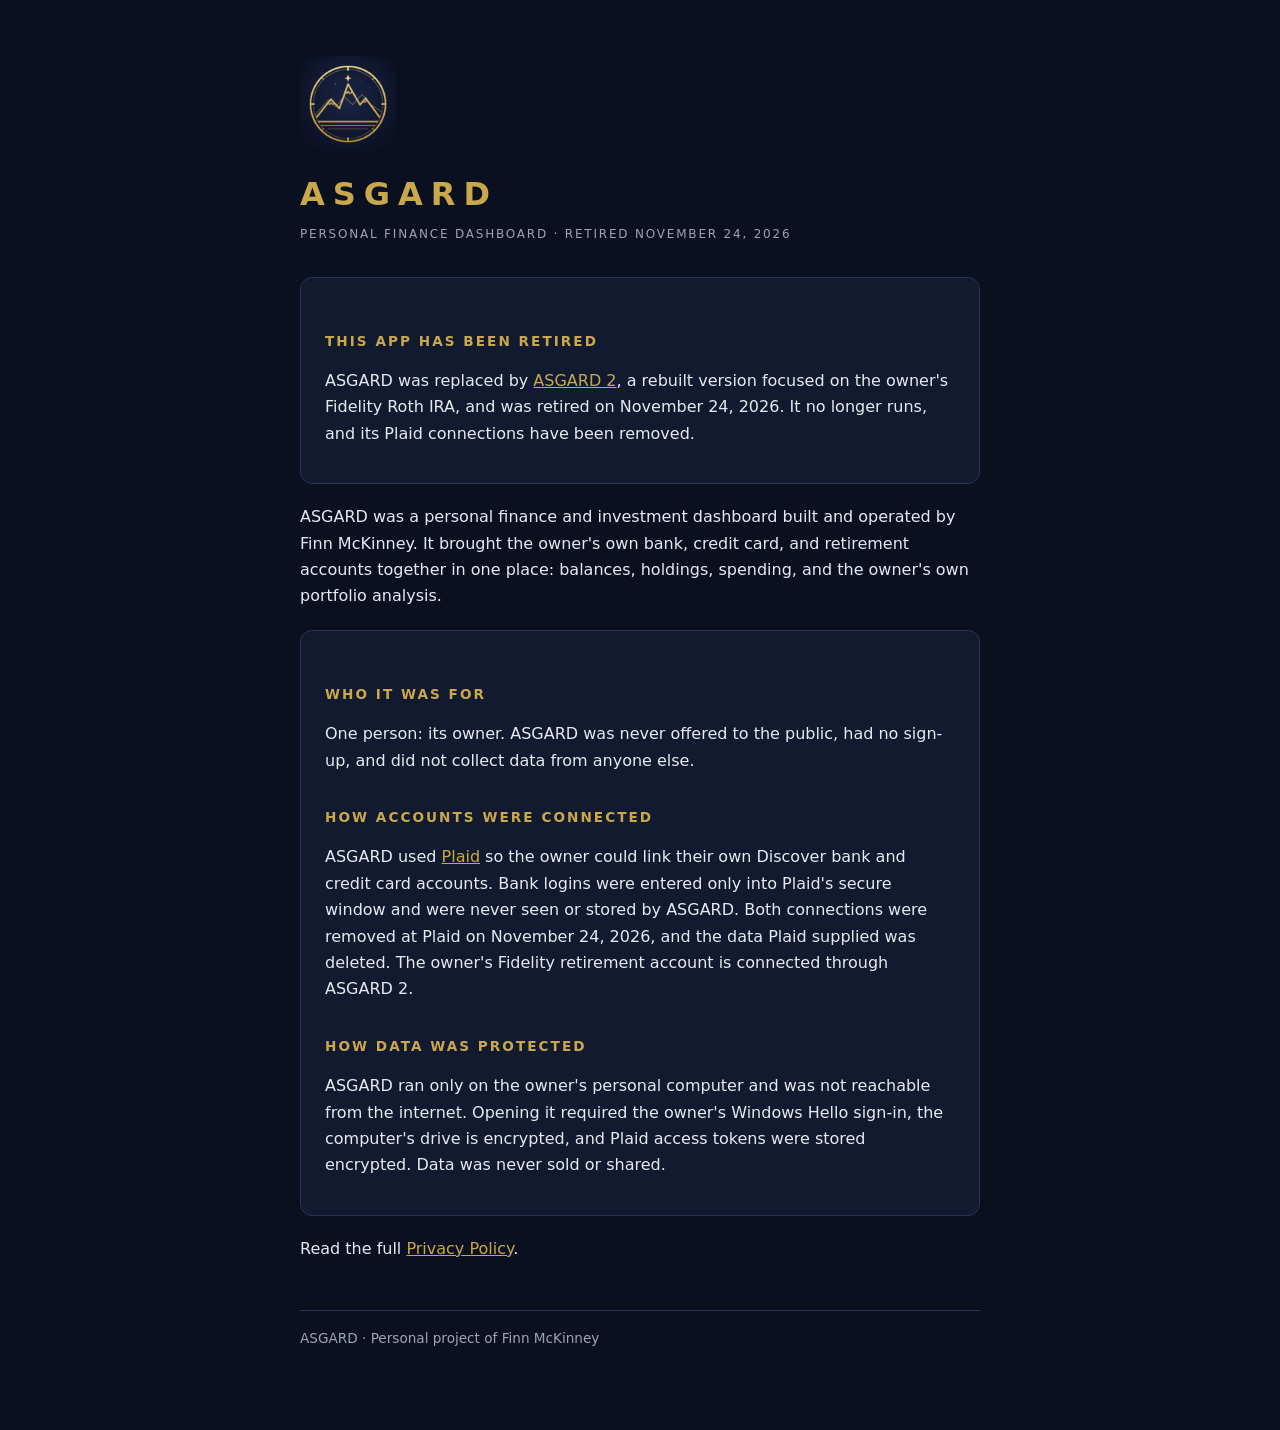
<file: index.html>
<!doctype html>
<html lang="en">
<head>
  <meta charset="utf-8">
  <meta name="viewport" content="width=device-width, initial-scale=1">
  <title>ASGARD — Personal Finance Dashboard</title>
  <meta name="description" content="ASGARD is a private, single-person personal finance dashboard built and used by Finn McKinney.">
  <link rel="icon" type="image/svg+xml" href="assets/asgard-logo-mountains.svg">
  <link rel="icon" type="image/png" sizes="64x64" href="assets/asgard-logo-mountains-64.png">
  <link rel="apple-touch-icon" href="assets/asgard-logo-mountains-512.png">
  <link rel="stylesheet" href="style.css">
</head>
<body>
<main>
  <img class="logo" src="assets/asgard-logo-mountains-512.png" alt="ASGARD logo" width="96" height="96">
  <h1>ASGARD</h1>
  <div class="tag">Personal finance dashboard · Retired November 24, 2026</div>

  <div class="card">
    <h2>This app has been retired</h2>
    <p>ASGARD was replaced by <a href="asgard2/">ASGARD 2</a>, a rebuilt version focused on the
    owner's Fidelity Roth IRA, and was retired on November 24, 2026. It no longer runs, and its
    Plaid connections have been removed.</p>
  </div>

  <p>ASGARD was a personal finance and investment dashboard built and operated by Finn McKinney.
  It brought the owner's own bank, credit card, and retirement accounts together in one place:
  balances, holdings, spending, and the owner's own portfolio analysis.</p>

  <div class="card">
    <h2>Who it was for</h2>
    <p>One person: its owner. ASGARD was never offered to the public, had no sign-up, and did not
    collect data from anyone else.</p>

    <h2>How accounts were connected</h2>
    <p>ASGARD used <a href="https://plaid.com">Plaid</a> so the owner could link their own Discover bank
    and credit card accounts. Bank logins were entered only into Plaid's secure window and were never seen
    or stored by ASGARD. Both connections were removed at Plaid on November 24, 2026, and the data Plaid
    supplied was deleted. The owner's Fidelity retirement account is connected through ASGARD 2.</p>

    <h2>How data was protected</h2>
    <p>ASGARD ran only on the owner's personal computer and was not reachable from the internet.
    Opening it required the owner's Windows Hello sign-in, the computer's drive is encrypted, and
    Plaid access tokens were stored encrypted. Data was never sold or shared.</p>
  </div>

  <p>Read the full <a href="privacy.html">Privacy Policy</a>.</p>

  <footer>ASGARD · Personal project of Finn McKinney</footer>
</main>
</body>
</html>
</file>
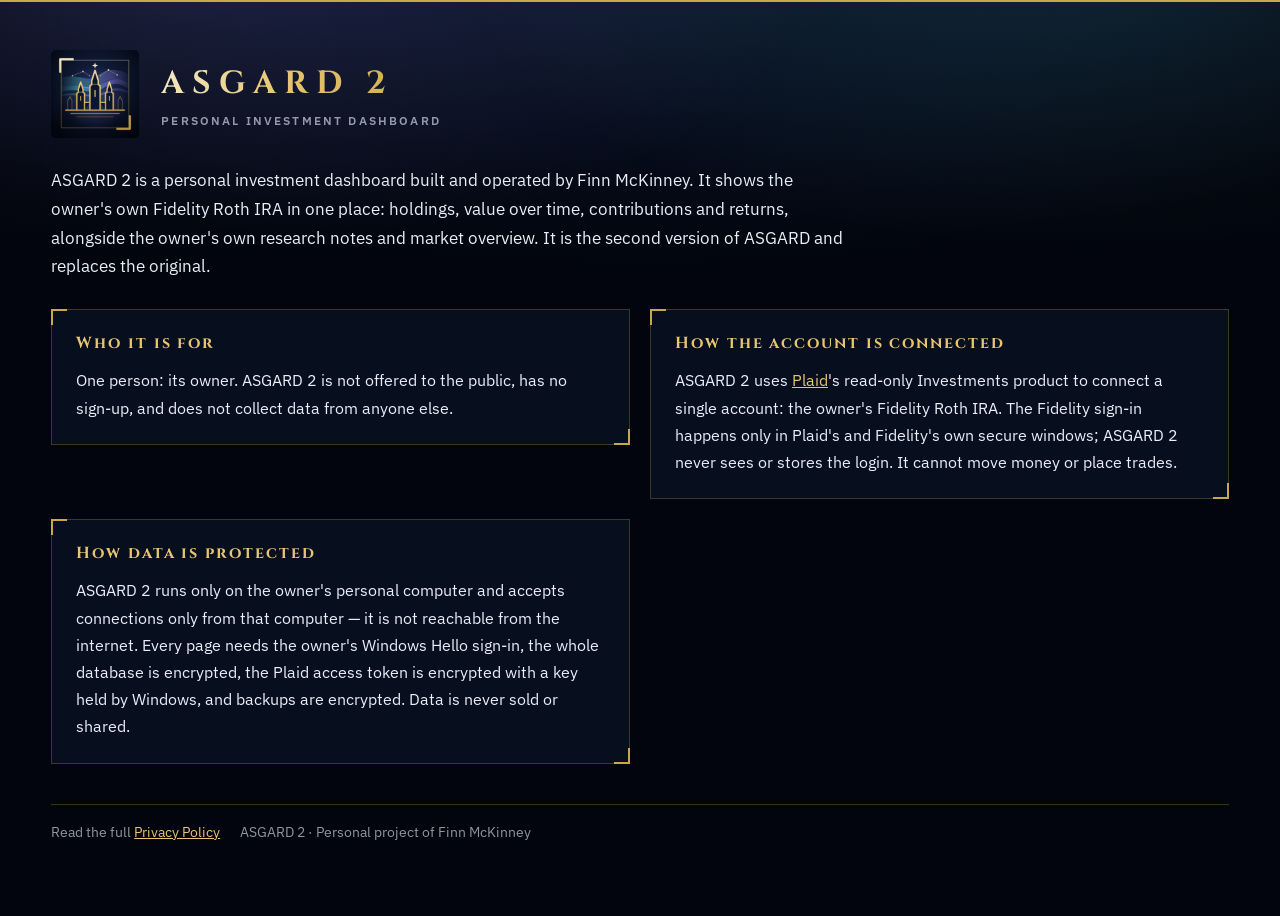
<file: asgard2/index.html>
<!doctype html>
<html lang="en">
<head>
  <meta charset="utf-8">
  <meta name="viewport" content="width=device-width, initial-scale=1">
  <title>ASGARD 2 — Personal Investment Dashboard</title>
  <meta name="description" content="ASGARD 2 is a private, single-person investment dashboard built and used by Finn McKinney for his own retirement account.">
  <link rel="icon" type="image/svg+xml" href="assets/asgard2-logo.svg">
  <link rel="icon" type="image/png" sizes="64x64" href="assets/asgard2-logo-64.png">
  <link rel="apple-touch-icon" href="assets/asgard2-logo-512.png">
  <link href="https://fonts.googleapis.com/css2?family=Cinzel:wght@600;700&family=IBM+Plex+Sans:wght@400;500;600&display=swap" rel="stylesheet">
  <link rel="stylesheet" href="style.css">
</head>
<body>
<main>
  <header>
    <img class="logo" src="assets/asgard2-logo-512.png" alt="ASGARD 2 logo" width="88" height="88">
    <div><h1>ASGARD 2</h1><div class="tag">Personal investment dashboard</div></div>
  </header>

  <p class="lead">ASGARD 2 is a personal investment dashboard built and operated by Finn McKinney. It shows
  the owner's own Fidelity Roth IRA in one place: holdings, value over time, contributions and returns,
  alongside the owner's own research notes and market overview. It is the second version of ASGARD and
  replaces the original.</p>

  <div class="grid">
    <section class="card">
      <h2>Who it is for</h2>
      <p>One person: its owner. ASGARD 2 is not offered to the public, has no sign-up, and does not
      collect data from anyone else.</p>
    </section>

    <section class="card">
      <h2>How the account is connected</h2>
      <p>ASGARD 2 uses <a href="https://plaid.com">Plaid</a>'s read-only Investments product to connect a
      single account: the owner's Fidelity Roth IRA. The Fidelity sign-in happens only in Plaid's and
      Fidelity's own secure windows; ASGARD 2 never sees or stores the login. It cannot move money or
      place trades.</p>
    </section>

    <section class="card">
      <h2>How data is protected</h2>
      <p>ASGARD 2 runs only on the owner's personal computer and accepts connections only from that
      computer — it is not reachable from the internet. Every page needs the owner's Windows Hello
      sign-in, the whole database is encrypted, the Plaid access token is encrypted with a key held by
      Windows, and backups are encrypted. Data is never sold or shared.</p>
    </section>
  </div>

  <footer>
    <span>Read the full <a href="privacy.html">Privacy Policy</a></span>
    <span>ASGARD 2 · Personal project of Finn McKinney</span>
  </footer>
</main>
</body>
</html>
</file>
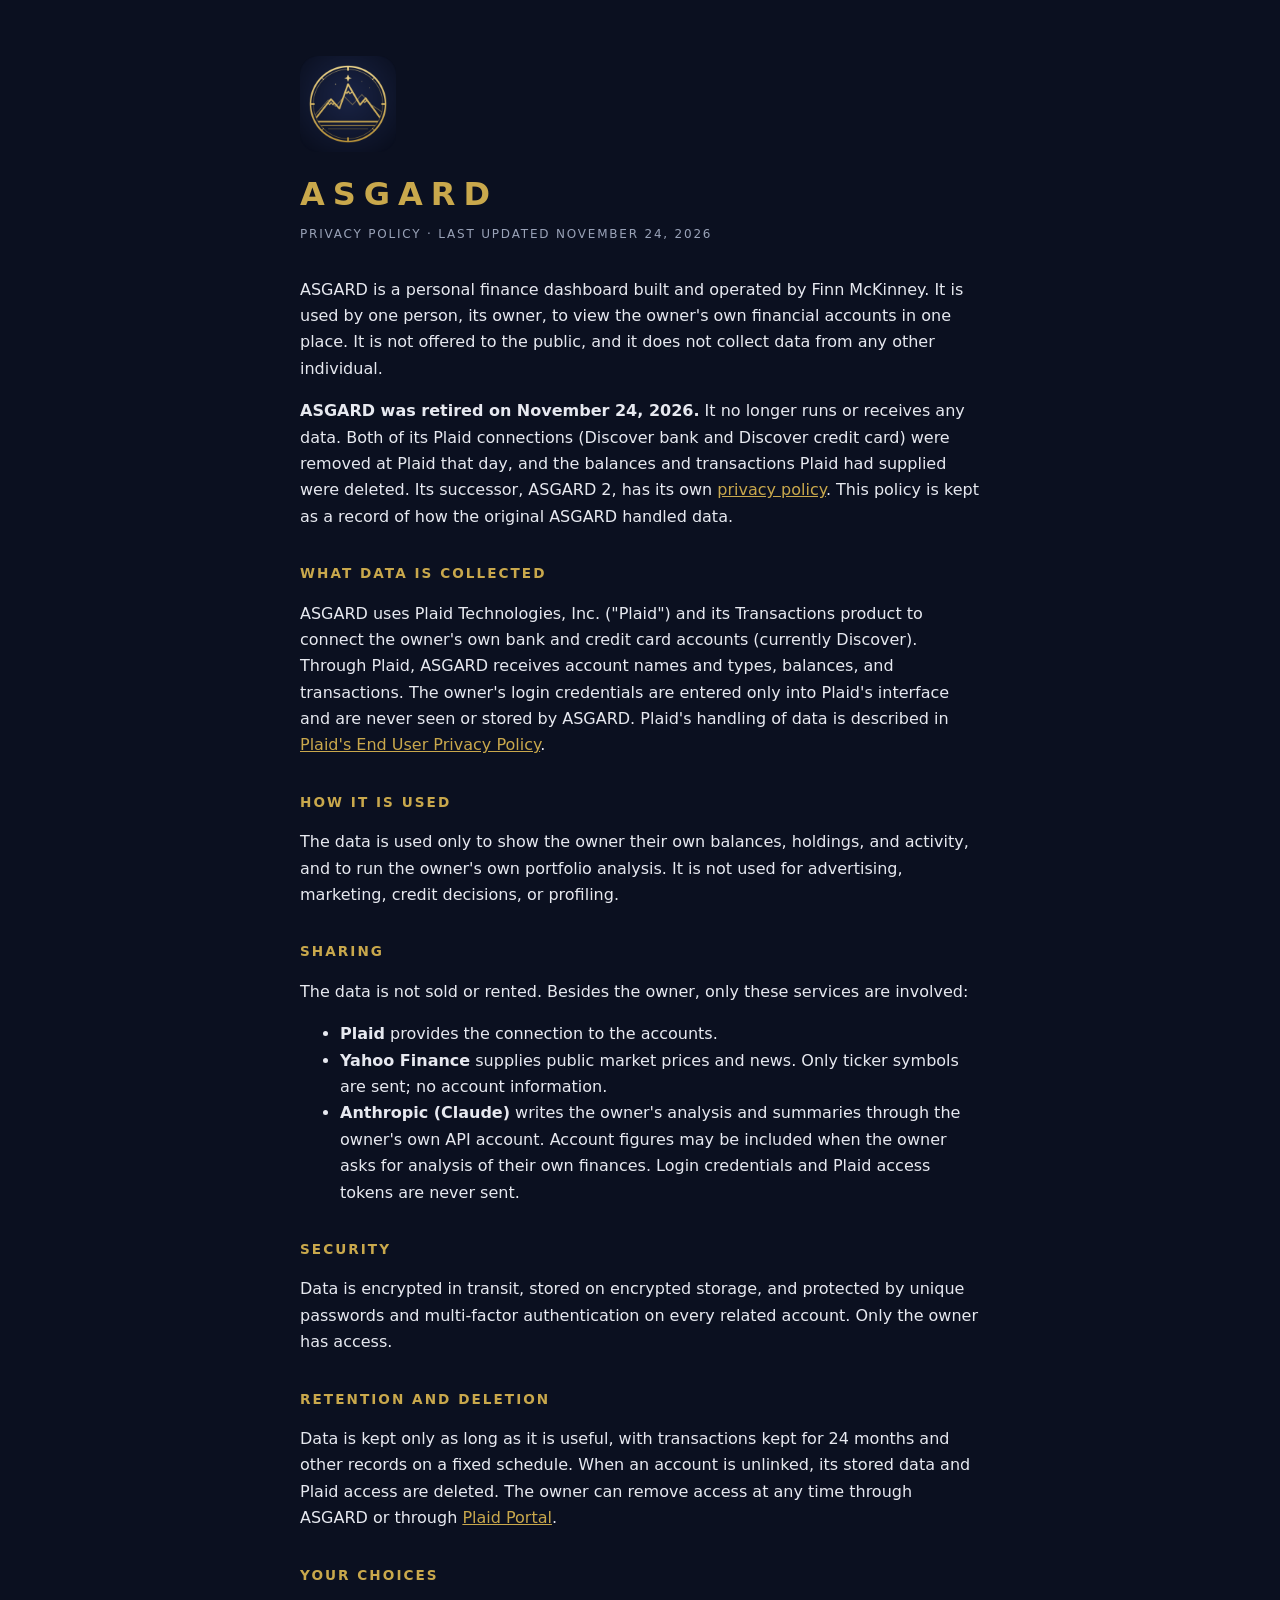
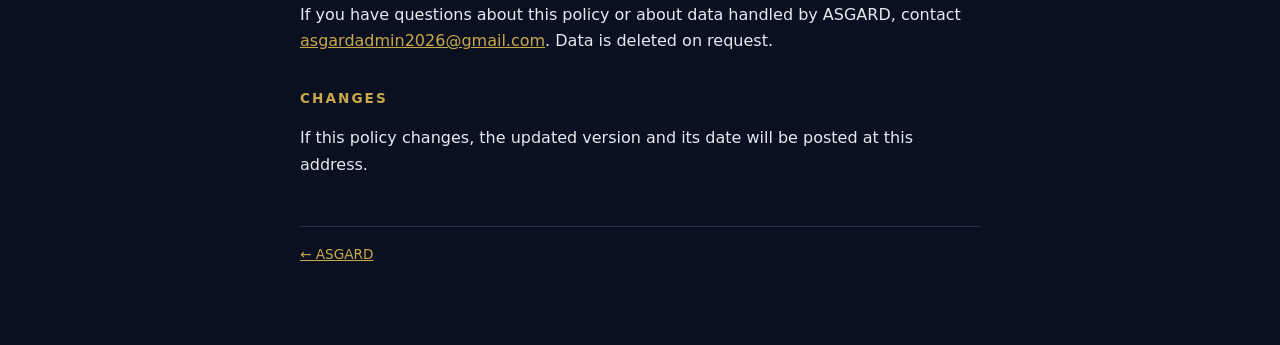
<file: privacy.html>
<!doctype html>
<html lang="en">
<head>
  <meta charset="utf-8">
  <meta name="viewport" content="width=device-width, initial-scale=1">
  <title>ASGARD Privacy Policy</title>
  <meta name="description" content="Privacy policy for ASGARD, a private personal finance dashboard.">
  <link rel="icon" type="image/svg+xml" href="assets/asgard-logo-mountains.svg">
  <link rel="icon" type="image/png" sizes="64x64" href="assets/asgard-logo-mountains-64.png">
  <link rel="apple-touch-icon" href="assets/asgard-logo-mountains-512.png">
  <link rel="stylesheet" href="style.css">
</head>
<body>
<main>
  <img class="logo" src="assets/asgard-logo-mountains-512.png" alt="ASGARD logo" width="96" height="96">
  <h1>ASGARD</h1>
  <div class="tag">Privacy Policy · Last updated November 24, 2026</div>

  <p>ASGARD is a personal finance dashboard built and operated by Finn McKinney. It is used by
  one person, its owner, to view the owner's own financial accounts in one place. It is not offered
  to the public, and it does not collect data from any other individual.</p>

  <p><strong>ASGARD was retired on November 24, 2026.</strong> It no longer runs or receives any data.
  Both of its Plaid connections (Discover bank and Discover credit card) were removed at Plaid that day,
  and the balances and transactions Plaid had supplied were deleted. Its successor, ASGARD 2, has its own
  <a href="asgard2/privacy.html">privacy policy</a>. This policy is kept as a record of how the
  original ASGARD handled data.</p>

  <h2>What data is collected</h2>
  <p>ASGARD uses Plaid Technologies, Inc. ("Plaid") and its Transactions product to connect the
  owner's own bank and credit card accounts (currently Discover). Through Plaid, ASGARD receives account
  names and types, balances, and transactions. The owner's login credentials are entered only into
  Plaid's interface and are never seen or stored by ASGARD. Plaid's handling of data is described in
  <a href="https://plaid.com/legal/#end-user-privacy-policy">Plaid's End User Privacy Policy</a>.</p>

  <h2>How it is used</h2>
  <p>The data is used only to show the owner their own balances, holdings, and activity, and to run
  the owner's own portfolio analysis. It is not used for advertising, marketing, credit decisions,
  or profiling.</p>

  <h2>Sharing</h2>
  <p>The data is not sold or rented. Besides the owner, only these services are involved:</p>
  <ul>
    <li><strong>Plaid</strong> provides the connection to the accounts.</li>
    <li><strong>Yahoo Finance</strong> supplies public market prices and news. Only ticker symbols are
    sent; no account information.</li>
    <li><strong>Anthropic (Claude)</strong> writes the owner's analysis and summaries through the owner's
    own API account. Account figures may be included when the owner asks for analysis of their own
    finances. Login credentials and Plaid access tokens are never sent.</li>
  </ul>

  <h2>Security</h2>
  <p>Data is encrypted in transit, stored on encrypted storage, and protected by unique passwords and
  multi-factor authentication on every related account. Only the owner has access.</p>

  <h2>Retention and deletion</h2>
  <p>Data is kept only as long as it is useful, with transactions kept for 24 months and other
  records on a fixed schedule. When an account is unlinked, its stored data and Plaid access are
  deleted. The owner can remove access at any time through ASGARD or through
  <a href="https://my.plaid.com">Plaid Portal</a>.</p>

  <h2>Your choices</h2>
  <p>If you have questions about this policy or about data handled by ASGARD, contact
  <a href="mailto:asgardadmin2026@gmail.com">asgardadmin2026@gmail.com</a>. Data is deleted on request.</p>

  <h2>Changes</h2>
  <p>If this policy changes, the updated version and its date will be posted at this address.</p>

  <footer><a href="index.html">← ASGARD</a></footer>
</main>
</body>
</html>
</file>
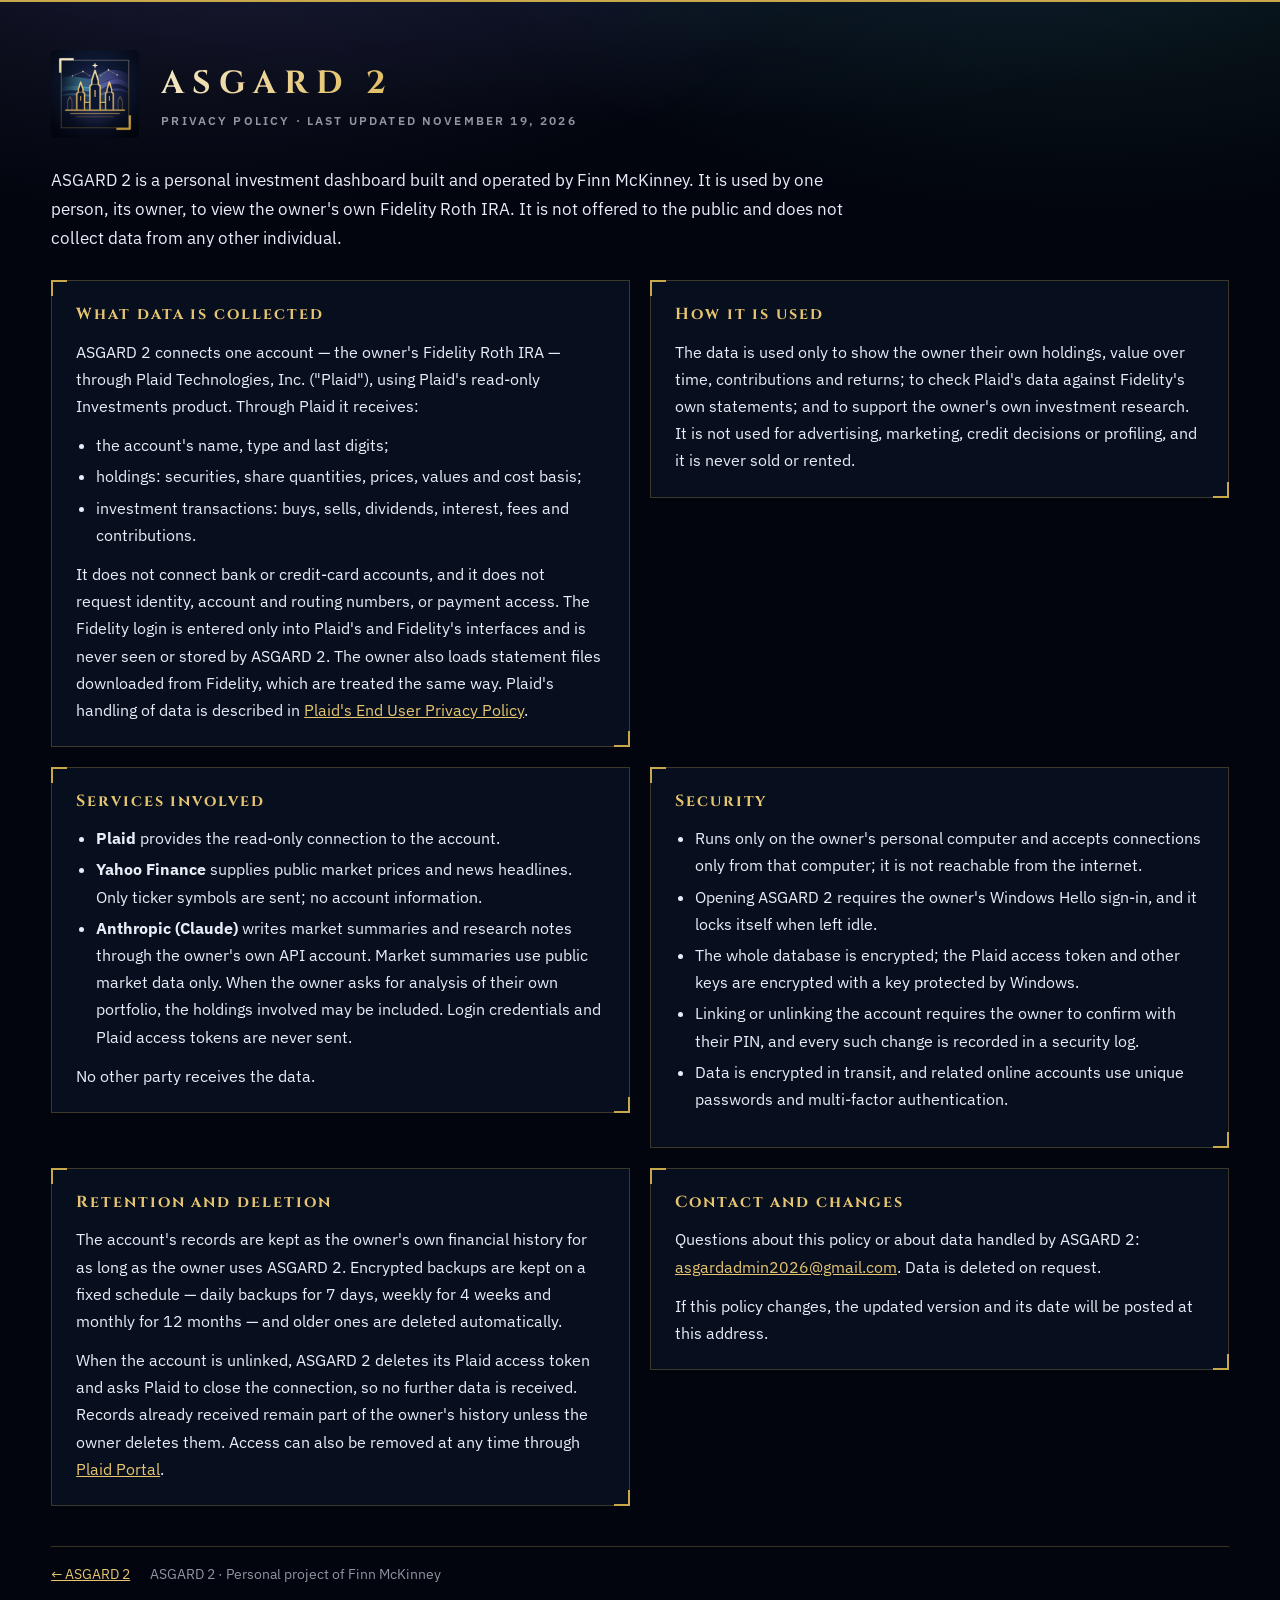
<file: asgard2/privacy.html>
<!doctype html>
<html lang="en">
<head>
  <meta charset="utf-8">
  <meta name="viewport" content="width=device-width, initial-scale=1">
  <title>ASGARD 2 Privacy Policy</title>
  <meta name="description" content="Privacy policy for ASGARD 2, a private, single-person investment dashboard.">
  <link rel="icon" type="image/svg+xml" href="assets/asgard2-logo.svg">
  <link rel="icon" type="image/png" sizes="64x64" href="assets/asgard2-logo-64.png">
  <link rel="apple-touch-icon" href="assets/asgard2-logo-512.png">
  <link href="https://fonts.googleapis.com/css2?family=Cinzel:wght@600;700&family=IBM+Plex+Sans:wght@400;500;600&display=swap" rel="stylesheet">
  <link rel="stylesheet" href="style.css">
</head>
<body>
<main>
  <header>
    <img class="logo" src="assets/asgard2-logo-512.png" alt="ASGARD 2 logo" width="88" height="88">
    <div><h1>ASGARD 2</h1><div class="tag">Privacy Policy · Last updated November 19, 2026</div></div>
  </header>

  <p class="lead">ASGARD 2 is a personal investment dashboard built and operated by Finn McKinney. It is
  used by one person, its owner, to view the owner's own Fidelity Roth IRA. It is not offered to the
  public and does not collect data from any other individual.</p>

  <div class="grid">
    <section class="card">
      <h2>What data is collected</h2>
      <p>ASGARD 2 connects one account — the owner's Fidelity Roth IRA — through Plaid Technologies, Inc.
      ("Plaid"), using Plaid's read-only Investments product. Through Plaid it receives:</p>
      <ul>
        <li>the account's name, type and last digits;</li>
        <li>holdings: securities, share quantities, prices, values and cost basis;</li>
        <li>investment transactions: buys, sells, dividends, interest, fees and contributions.</li>
      </ul>
      <p>It does not connect bank or credit-card accounts, and it does not request identity, account
      and routing numbers, or payment access. The Fidelity login is entered only into Plaid's and
      Fidelity's interfaces and is never seen or stored by ASGARD 2. The owner also loads statement
      files downloaded from Fidelity, which are treated the same way. Plaid's handling of data is
      described in <a href="https://plaid.com/legal/#end-user-privacy-policy">Plaid's End User Privacy Policy</a>.</p>
    </section>

    <section class="card">
      <h2>How it is used</h2>
      <p>The data is used only to show the owner their own holdings, value over time, contributions and
      returns; to check Plaid's data against Fidelity's own statements; and to support the owner's own
      investment research. It is not used for advertising, marketing, credit decisions or profiling,
      and it is never sold or rented.</p>
    </section>

    <section class="card">
      <h2>Services involved</h2>
      <ul>
        <li><strong>Plaid</strong> provides the read-only connection to the account.</li>
        <li><strong>Yahoo Finance</strong> supplies public market prices and news headlines. Only ticker
        symbols are sent; no account information.</li>
        <li><strong>Anthropic (Claude)</strong> writes market summaries and research notes through the
        owner's own API account. Market summaries use public market data only. When the owner asks for
        analysis of their own portfolio, the holdings involved may be included. Login credentials and
        Plaid access tokens are never sent.</li>
      </ul>
      <p>No other party receives the data.</p>
    </section>

    <section class="card">
      <h2>Security</h2>
      <ul>
        <li>Runs only on the owner's personal computer and accepts connections only from that computer;
        it is not reachable from the internet.</li>
        <li>Opening ASGARD 2 requires the owner's Windows Hello sign-in, and it locks itself when left idle.</li>
        <li>The whole database is encrypted; the Plaid access token and other keys are encrypted with a
        key protected by Windows.</li>
        <li>Linking or unlinking the account requires the owner to confirm with their PIN, and every such
        change is recorded in a security log.</li>
        <li>Data is encrypted in transit, and related online accounts use unique passwords and
        multi-factor authentication.</li>
      </ul>
    </section>

    <section class="card">
      <h2>Retention and deletion</h2>
      <p>The account's records are kept as the owner's own financial history for as long as the owner
      uses ASGARD 2. Encrypted backups are kept on a fixed schedule — daily backups for 7 days, weekly
      for 4 weeks and monthly for 12 months — and older ones are deleted automatically.</p>
      <p>When the account is unlinked, ASGARD 2 deletes its Plaid access token and asks Plaid to close the
      connection, so no further data is received. Records already received remain part of the owner's
      history unless the owner deletes them. Access can also be removed at any time through
      <a href="https://my.plaid.com">Plaid Portal</a>.</p>
    </section>

    <section class="card">
      <h2>Contact and changes</h2>
      <p>Questions about this policy or about data handled by ASGARD 2:
      <a href="mailto:asgardadmin2026@gmail.com">asgardadmin2026@gmail.com</a>. Data is deleted on
      request.</p>
      <p>If this policy changes, the updated version and its date will be posted at this address.</p>
    </section>
  </div>

  <footer>
    <span><a href="index.html">← ASGARD 2</a></span>
    <span>ASGARD 2 · Personal project of Finn McKinney</span>
  </footer>
</main>
</body>
</html>
</file>
<file: style.css>
:root { --bg: #0b1020; --panel: #121a30; --text: #e7e9f0; --muted: #9aa3b8; --gold: #c9a84c; --border: #2a3350; }
* { box-sizing: border-box; }
body { margin: 0; background: var(--bg); color: var(--text); font: 16px/1.65 system-ui, -apple-system, "Segoe UI", Roboto, sans-serif; }
main { max-width: 720px; margin: 0 auto; padding: 56px 20px 80px; }
h1 { font-size: 2rem; letter-spacing: .25em; color: var(--gold); margin: 0 0 4px; }
.tag { color: var(--muted); text-transform: uppercase; letter-spacing: .15em; font-size: .75rem; margin-bottom: 32px; }
h2 { font-size: .85rem; text-transform: uppercase; letter-spacing: .15em; color: var(--gold); margin: 32px 0 8px; }
p, li { color: var(--text); }
.card { background: var(--panel); border: 1px solid var(--border); border-radius: 12px; padding: 20px 24px; margin: 20px 0; }
a { color: var(--gold); }
footer { margin-top: 48px; color: var(--muted); font-size: .85rem; border-top: 1px solid var(--border); padding-top: 16px; }
.logo { display: block; width: 96px; height: 96px; margin-bottom: 16px; }
</file>
<file: asgard2/style.css>
:root{--bg:#02050d;--haze:#0f1d3a;--panel:rgba(10,20,40,.6);--text:#E8EEF8;--muted:rgba(232,238,248,.62);--gold:#C9A84C;--gold2:#E6C470;--edge:rgba(201,168,76,.28);--teal:#5EE6E0;--violet:#9B8CFF}
*{box-sizing:border-box}
html{background:var(--bg)}
body{margin:0;min-height:100vh;color:var(--text);font:16px/1.7 "IBM Plex Sans",system-ui,-apple-system,"Segoe UI",sans-serif;
  background:radial-gradient(900px 420px at 15% -5%,rgba(155,140,255,.14),transparent 70%),radial-gradient(900px 420px at 85% -5%,rgba(94,230,224,.10),transparent 70%),radial-gradient(1400px 600px at 50% -20%,var(--haze),transparent 75%),var(--bg);
  border-top:2px solid var(--gold)}
main{padding:48px clamp(16px,4vw,64px) 72px}
header{display:flex;align-items:center;gap:22px;margin-bottom:28px;flex-wrap:wrap}
.logo{width:88px;height:88px;flex:none}
h1{font-family:Cinzel,serif;font-weight:700;font-size:2rem;letter-spacing:.24em;margin:0;
  background:linear-gradient(90deg,#F2E6C4,var(--gold2) 45%,var(--gold));-webkit-background-clip:text;background-clip:text;color:transparent}
.tag{color:var(--muted);text-transform:uppercase;letter-spacing:.18em;font-size:.75rem;font-weight:600}
.lead{font-size:1.06rem;max-width:80ch;margin:0 0 28px}
.grid{display:grid;grid-template-columns:repeat(auto-fit,minmax(min(100%,380px),1fr));gap:20px;align-items:start}
.card{position:relative;background:var(--panel);border:1px solid var(--edge);padding:20px 24px 22px}
.card:before,.card:after{content:"";position:absolute;width:14px;height:14px;border:0 solid var(--gold)}
.card:before{top:-1px;left:-1px;border-width:2px 0 0 2px}
.card:after{bottom:-1px;right:-1px;border-width:0 2px 2px 0}
h2{font-family:Cinzel,serif;font-size:1rem;letter-spacing:.12em;color:var(--gold2);margin:0 0 10px}
p{margin:0 0 12px}p:last-child{margin-bottom:0}
ul{margin:0 0 12px;padding-left:20px}li{margin:4px 0}
a{color:var(--gold2)}
.note{color:var(--muted);font-size:.92rem}
footer{margin-top:40px;padding-top:16px;border-top:1px solid var(--edge);color:var(--muted);font-size:.85rem;display:flex;gap:20px;flex-wrap:wrap}
</file>
